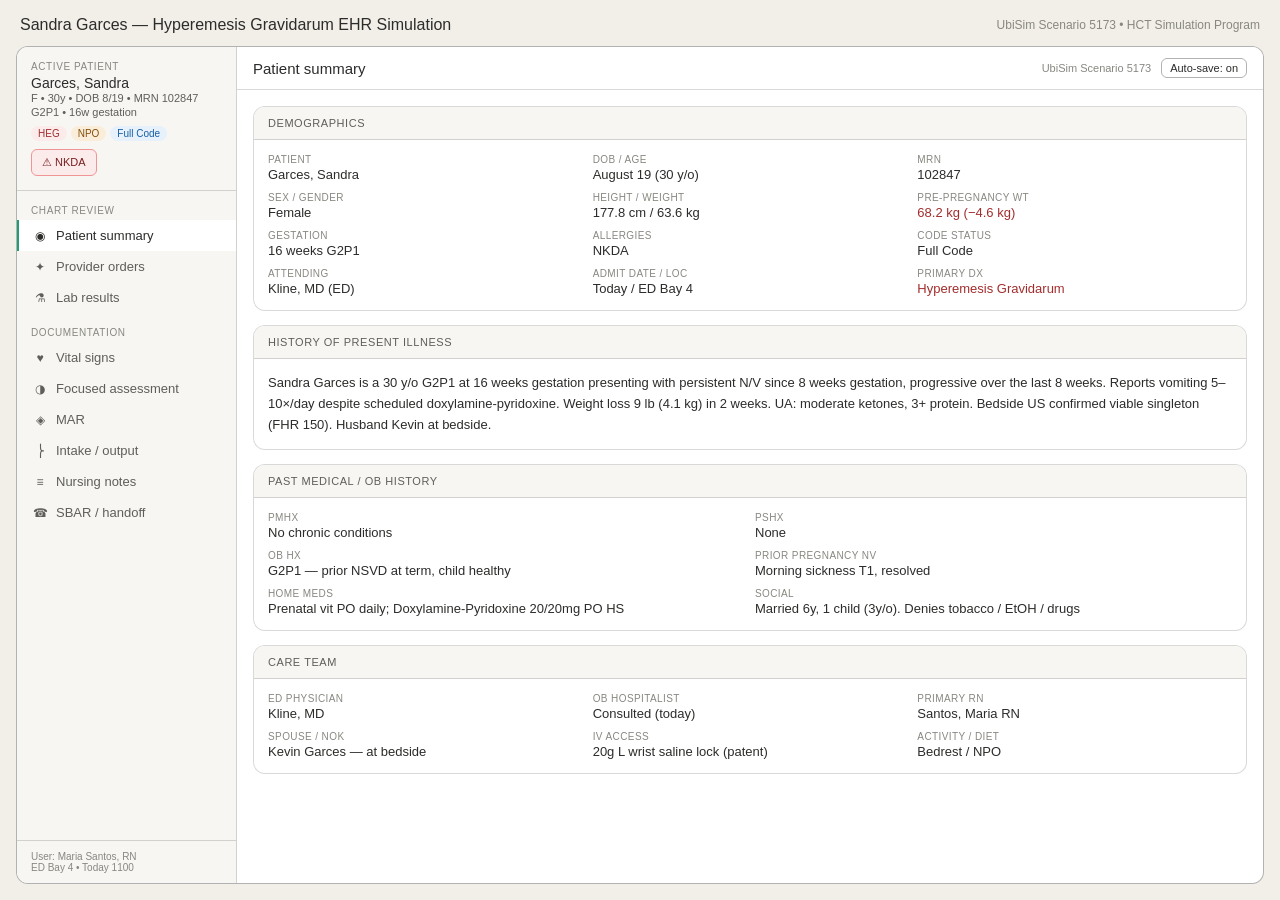
<file: heg-ehr.html>
<!DOCTYPE html>
<html lang="en">
<head>
<meta charset="UTF-8">
<meta name="viewport" content="width=device-width, initial-scale=1.0">
<title>Sandra Garces — HEG EHR Simulation</title>
<style>
:root {
  --color-background-primary: #ffffff;
  --color-background-secondary: #f7f6f3;
  --color-background-tertiary: #f1efe8;
  --color-background-info: #E6F1FB;
  --color-background-danger: #FCEBEB;
  --color-background-success: #EAF3DE;
  --color-background-warning: #FAEEDA;
  --color-text-primary: #2c2c2a;
  --color-text-secondary: #5f5e5a;
  --color-text-tertiary: #888780;
  --color-text-info: #185FA5;
  --color-text-danger: #A32D2D;
  --color-text-success: #3B6D11;
  --color-text-warning: #854F0B;
  --color-border-primary: rgba(0,0,0,0.4);
  --color-border-secondary: rgba(0,0,0,0.3);
  --color-border-tertiary: rgba(0,0,0,0.15);
  --font-sans: -apple-system, BlinkMacSystemFont, "Segoe UI", "Helvetica Neue", Arial, sans-serif;
  --font-serif: Georgia, "Times New Roman", serif;
  --font-mono: "SF Mono", Monaco, "Cascadia Code", "Roboto Mono", Consolas, monospace;
  --border-radius-md: 8px;
  --border-radius-lg: 12px;
  --border-radius-xl: 16px;
}

@media (prefers-color-scheme: dark) {
  :root {
    --color-background-primary: #1a1a1a;
    --color-background-secondary: #242422;
    --color-background-tertiary: #2c2c2a;
    --color-text-primary: #f1efe8;
    --color-text-secondary: #b4b2a9;
    --color-text-tertiary: #888780;
    --color-border-primary: rgba(255,255,255,0.4);
    --color-border-secondary: rgba(255,255,255,0.25);
    --color-border-tertiary: rgba(255,255,255,0.12);
  }
}

* { box-sizing: border-box; margin: 0; padding: 0; }

html, body {
  height: 100%;
  font-family: var(--font-sans);
  background: var(--color-background-tertiary);
  color: var(--color-text-primary);
  overflow: hidden;
}

body {
  display: flex;
  flex-direction: column;
  padding: 16px;
}

.page-header {
  display: flex;
  justify-content: space-between;
  align-items: center;
  padding: 0 4px 12px;
  flex-shrink: 0;
}

.page-header h1 {
  font-size: 16px;
  font-weight: 500;
  color: var(--color-text-primary);
}

.page-header .meta {
  font-size: 12px;
  color: var(--color-text-tertiary);
}

.ehr {
  display: flex;
  flex: 1;
  min-height: 0;
  border: 0.5px solid var(--color-border-secondary);
  border-radius: var(--border-radius-lg);
  overflow: hidden;
  background: var(--color-background-primary);
}

.sb { width: 220px; min-width: 220px; background: var(--color-background-secondary); border-right: 0.5px solid var(--color-border-tertiary); display: flex; flex-direction: column; overflow: hidden; }
.sb-h { padding: 14px; border-bottom: 0.5px solid var(--color-border-tertiary); }
.sb-h .lbl { font-size: 10px; color: var(--color-text-tertiary); text-transform: uppercase; letter-spacing: 0.06em; }
.sb-h .nm { font-size: 14px; font-weight: 500; color: var(--color-text-primary); margin-top: 3px; }
.sb-h .sub { font-size: 11px; color: var(--color-text-secondary); margin-top: 1px; }
.sb-h .ch { display: flex; gap: 4px; flex-wrap: wrap; margin-top: 8px; }

.b { font-size: 10px; padding: 2px 7px; border-radius: 20px; font-weight: 500; }
.b-w { background: #FAEEDA; color: #854F0B; }
.b-i { background: #E6F1FB; color: #185FA5; }
.b-r { background: #FCEBEB; color: #A32D2D; }
.b-g { background: #EAF3DE; color: #3B6D11; }

.sb-nav { flex: 1; overflow-y: auto; }
.gp { font-size: 10px; color: var(--color-text-tertiary); text-transform: uppercase; letter-spacing: 0.06em; padding: 14px 14px 4px; font-weight: 500; }

.ni { display: flex; align-items: center; gap: 9px; padding: 8px 14px; cursor: pointer; font-size: 13px; color: var(--color-text-secondary); border-left: 2px solid transparent; transition: background 0.15s, color 0.15s, border-color 0.15s; }
.ni:hover { background: var(--color-background-primary); color: var(--color-text-primary); }
.ni.act { background: var(--color-background-primary); color: var(--color-text-primary); font-weight: 500; border-left-color: #1D9E75; }
.ni .ic { width: 14px; text-align: center; font-size: 12px; }

.mn { flex: 1; display: flex; flex-direction: column; overflow: hidden; min-width: 0; }
.tb { display: flex; align-items: center; gap: 10px; padding: 11px 16px; border-bottom: 0.5px solid var(--color-border-tertiary); background: var(--color-background-primary); flex-shrink: 0; }
.tb-t { font-size: 15px; font-weight: 500; flex: 1; color: var(--color-text-primary); }
.tb-meta { font-size: 11px; color: var(--color-text-tertiary); }
.cn { flex: 1; overflow-y: auto; padding: 16px; animation: fadeIn 0.2s ease; }

@keyframes fadeIn { from { opacity: 0; transform: translateY(4px); } to { opacity: 1; transform: translateY(0); } }

.cd { background: var(--color-background-primary); border: 0.5px solid var(--color-border-tertiary); border-radius: var(--border-radius-lg); overflow: hidden; margin-bottom: 14px; }
.ch2 { padding: 10px 14px; background: var(--color-background-secondary); border-bottom: 0.5px solid var(--color-border-tertiary); display: flex; align-items: center; gap: 10px; }
.ch2 h3 { font-size: 11px; font-weight: 500; color: var(--color-text-secondary); text-transform: uppercase; letter-spacing: 0.05em; }
.cb { padding: 14px; }

.gr2 { display: grid; grid-template-columns: 1fr 1fr; gap: 10px; }
.gr3 { display: grid; grid-template-columns: 1fr 1fr 1fr; gap: 10px; }
.fld { display: flex; flex-direction: column; gap: 2px; }
.fl { font-size: 10px; color: var(--color-text-tertiary); text-transform: uppercase; letter-spacing: 0.04em; }
.fv { font-size: 13px; color: var(--color-text-primary); }
.fv.abn { color: #A32D2D; font-weight: 500; }
.fv.lo { color: #854F0B; font-weight: 500; }

.tbl { width: 100%; font-size: 12px; border-collapse: collapse; }
.tbl th { text-align: left; font-size: 10px; font-weight: 500; color: var(--color-text-tertiary); text-transform: uppercase; letter-spacing: 0.04em; padding: 0 8px 6px 0; border-bottom: 0.5px solid var(--color-border-tertiary); }
.tbl td { padding: 7px 8px 7px 0; border-bottom: 0.5px solid var(--color-border-tertiary); vertical-align: top; color: var(--color-text-primary); }
.tbl tr:last-child td { border-bottom: none; }
.tbl input, .tbl select, .tbl textarea { font-size: 12px; padding: 4px 6px; width: 100%; border: 0.5px solid var(--color-border-tertiary); border-radius: 4px; background: transparent; font-family: inherit; color: var(--color-text-primary); }
.tbl input:focus, .tbl select:focus, .tbl textarea:focus { outline: none; border-color: #1D9E75; box-shadow: 0 0 0 2px rgba(29,158,117,0.15); }

.btn { font-size: 12px; padding: 6px 12px; border: 0.5px solid var(--color-border-secondary); border-radius: 6px; background: transparent; cursor: pointer; color: var(--color-text-primary); font-family: inherit; transition: background 0.15s, transform 0.1s; }
.btn:hover { background: var(--color-background-secondary); }
.btn:active { transform: scale(0.97); }
.btn-p { background: #1D9E75; color: #fff; border-color: #1D9E75; }
.btn-p:hover { background: #0F6E56; }
.btn-d { color: #A32D2D; border-color: rgba(163,45,45,0.3); }
.btn-d:hover { background: #FCEBEB; }
.btn-sm { font-size: 11px; padding: 3px 8px; }

.bn { background: #FAEEDA; border: 0.5px solid #EF9F27; border-radius: 6px; padding: 9px 12px; font-size: 12px; color: #633806; display: flex; gap: 8px; align-items: flex-start; margin-bottom: 12px; }
.bn-i { background: #E6F1FB; border-color: #378ADD; color: #0C447C; }
.bn-r { background: #FCEBEB; border-color: #E24B4A; color: #791F1F; }
.bn .ic { flex-shrink: 0; font-weight: 600; }

.med-row { display: grid; grid-template-columns: 1.5fr 1.6fr 1fr 1.2fr 1fr; gap: 8px; padding: 9px 0; border-bottom: 0.5px solid var(--color-border-tertiary); align-items: center; font-size: 12px; }
.med-row:last-child { border-bottom: none; }
.med-name { font-weight: 500; color: var(--color-text-primary); }
.med-name .sub { font-size: 11px; font-weight: 400; color: var(--color-text-secondary); display: block; margin-top: 1px; }
.med-tag { display: inline-block; font-size: 9px; padding: 1px 5px; border-radius: 3px; font-weight: 500; margin-left: 4px; }
.tag-stat { background: #FCEBEB; color: #A32D2D; }
.tag-sch { background: #E6F1FB; color: #185FA5; }
.tag-prn { background: #FAEEDA; color: #854F0B; }
.tag-home { background: #F1EFE8; color: #5F5E5A; }

.st-pill { font-size: 10px; padding: 2px 7px; border-radius: 20px; text-align: center; font-weight: 500; display: inline-block; }
.st-given { background: #EAF3DE; color: #3B6D11; }
.st-held { background: #FAEEDA; color: #854F0B; }
.st-ng { background: #FCEBEB; color: #A32D2D; }
.st-pend { background: #F1EFE8; color: #5F5E5A; }

.med-actions { display: flex; gap: 3px; flex-wrap: wrap; }
.med-actions button { font-size: 10px; padding: 3px 6px; border: 0.5px solid var(--color-border-tertiary); background: transparent; border-radius: 4px; cursor: pointer; color: var(--color-text-secondary); font-family: inherit; transition: all 0.15s; }
.med-actions button:hover { background: var(--color-background-secondary); }
.med-actions button.act-given.sel { background: #1D9E75; color: #fff; border-color: #1D9E75; }
.med-actions button.act-held.sel { background: #EF9F27; color: #fff; border-color: #EF9F27; }
.med-actions button.act-ng.sel { background: #E24B4A; color: #fff; border-color: #E24B4A; }

.note { background: var(--color-background-secondary); border: 0.5px solid var(--color-border-tertiary); border-radius: 8px; padding: 11px; margin-bottom: 10px; }
.note-h { display: flex; justify-content: space-between; font-size: 11px; color: var(--color-text-tertiary); margin-bottom: 6px; }
.note-typ { font-weight: 500; color: var(--color-text-secondary); }
.note-b { font-size: 13px; color: var(--color-text-primary); line-height: 1.6; white-space: pre-wrap; }

.sbar-tag { display: inline-block; font-size: 10px; font-weight: 500; padding: 1px 5px; border-radius: 3px; margin-right: 4px; }
.sb-s { background: #EEEDFE; color: #3C3489; }
.sb-b { background: #E6F1FB; color: #0C447C; }
.sb-a { background: #FCEBEB; color: #791F1F; }
.sb-r { background: #EAF3DE; color: #27500A; }

input, select, textarea { font-family: inherit; color: var(--color-text-primary); }

.fm-rw { display: grid; grid-template-columns: 140px 1fr; gap: 10px; align-items: start; margin-bottom: 10px; }
.fm-l { font-size: 12px; color: var(--color-text-secondary); padding-top: 6px; font-weight: 500; }
.fm-i input, .fm-i select, .fm-i textarea { width: 100%; padding: 7px 9px; border: 0.5px solid var(--color-border-tertiary); border-radius: 6px; font-size: 13px; background: transparent; font-family: inherit; color: var(--color-text-primary); transition: border-color 0.15s, box-shadow 0.15s; }
.fm-i textarea { resize: vertical; min-height: 70px; line-height: 1.5; }
.fm-i input:focus, .fm-i select:focus, .fm-i textarea:focus { outline: none; border-color: #1D9E75; box-shadow: 0 0 0 2px rgba(29,158,117,0.15); }

.fm-rw3 { display: grid; grid-template-columns: repeat(4, 1fr); gap: 8px; margin-bottom: 10px; }
.fm-rw3 > div > label { display: block; margin-bottom: 4px; }
.fm-rw3 > div > input, .fm-rw3 > div > select { width: 100%; padding: 7px 9px; border: 0.5px solid var(--color-border-tertiary); border-radius: 6px; font-size: 13px; background: transparent; font-family: inherit; color: var(--color-text-primary); }
.fm-rw3 > div > input:focus, .fm-rw3 > div > select:focus { outline: none; border-color: #1D9E75; box-shadow: 0 0 0 2px rgba(29,158,117,0.15); }

.io-grid { display: grid; grid-template-columns: repeat(3, 1fr); gap: 10px; margin-bottom: 12px; }
.io-card { background: var(--color-background-secondary); border-radius: 6px; padding: 9px; text-align: center; }
.io-card .v { font-size: 18px; font-weight: 500; }
.io-card .l { font-size: 10px; color: var(--color-text-tertiary); text-transform: uppercase; margin-top: 2px; }

.toast { position: fixed; bottom: 20px; right: 20px; background: #1D9E75; color: #fff; padding: 9px 14px; border-radius: 6px; font-size: 12px; font-weight: 500; z-index: 100; opacity: 0; pointer-events: none; transition: opacity 0.25s, transform 0.25s; transform: translateY(8px); }
.toast.show { opacity: 1; transform: translateY(0); }

.shdr { font-size: 13px; font-weight: 500; color: var(--color-text-primary); margin: 14px 0 8px; padding-bottom: 5px; border-bottom: 0.5px solid var(--color-border-tertiary); }
.alergy { background: #FCEBEB; border: 0.5px solid #F09595; color: #791F1F; padding: 6px 10px; border-radius: 6px; font-size: 11px; font-weight: 500; display: inline-block; }

.assess-grid { display: grid; grid-template-columns: 160px 1fr; gap: 8px; font-size: 12px; margin-bottom: 8px; align-items: center; }
.assess-grid .l { color: var(--color-text-secondary); }
.assess-grid select, .assess-grid input { padding: 6px 9px; border: 0.5px solid var(--color-border-tertiary); border-radius: 5px; background: transparent; font-size: 12px; font-family: inherit; color: var(--color-text-primary); }
.assess-grid select:focus, .assess-grid input:focus { outline: none; border-color: #1D9E75; box-shadow: 0 0 0 2px rgba(29,158,117,0.15); }

.sb-foot { padding: 10px 14px; border-top: 0.5px solid var(--color-border-tertiary); font-size: 10px; color: var(--color-text-tertiary); }
</style>
</head>
<body>
<div class="page-header">
  <h1>Sandra Garces &mdash; Hyperemesis Gravidarum EHR Simulation</h1>
  <span class="meta">UbiSim Scenario 5173 &bull; HCT Simulation Program</span>
</div>

<div class="ehr">
  <div class="sb">
    <div class="sb-h">
      <div class="lbl">Active patient</div>
      <div class="nm">Garces, Sandra</div>
      <div class="sub">F &bull; 30y &bull; DOB 8/19 &bull; MRN 102847</div>
      <div class="sub" style="margin-top:2px;">G2P1 &bull; 16w gestation</div>
      <div class="ch">
        <span class="b b-r">HEG</span>
        <span class="b b-w">NPO</span>
        <span class="b b-i">Full Code</span>
      </div>
      <div style="margin-top:8px;"><span class="alergy">&#9888; NKDA</span></div>
    </div>
    <div class="sb-nav">
      <div class="gp">Chart review</div>
      <div class="ni act" data-tab="summary"><span class="ic">&#9673;</span> Patient summary</div>
      <div class="ni" data-tab="orders"><span class="ic">&#10022;</span> Provider orders</div>
      <div class="ni" data-tab="labs"><span class="ic">&#9879;</span> Lab results</div>
      <div class="gp">Documentation</div>
      <div class="ni" data-tab="vitals"><span class="ic">&#9829;</span> Vital signs</div>
      <div class="ni" data-tab="assess"><span class="ic">&#9681;</span> Focused assessment</div>
      <div class="ni" data-tab="meds"><span class="ic">&#9672;</span> MAR</div>
      <div class="ni" data-tab="io"><span class="ic">&#9132;</span> Intake / output</div>
      <div class="ni" data-tab="notes"><span class="ic">&equiv;</span> Nursing notes</div>
      <div class="ni" data-tab="sbar"><span class="ic">&#9742;</span> SBAR / handoff</div>
    </div>
    <div class="sb-foot">User: Maria Santos, RN<br>ED Bay 4 &bull; Today 1100</div>
  </div>

  <div class="mn">
    <div class="tb">
      <div class="tb-t" id="ttl">Patient summary</div>
      <span class="tb-meta">UbiSim Scenario 5173</span>
      <button class="btn btn-sm" id="autosave-btn">Auto-save: on</button>
    </div>
    <div class="cn" id="cnt"></div>
  </div>
</div>

<div class="toast" id="tst">Saved</div>

<script>
const state = {
  vitals: [
    {t:'10:50',hr:100,bps:102,bpd:60,rr:18,tmp:98.8,spo2:98,fhr:150,note:'Triage VS',by:'Triage RN'}
  ],
  io: [
    {t:'10:50',type:'Emesis',amt:0,route:'',by:'Triage RN'}
  ],
  meds: {
    lr_mvi: {st:'pending',time:'',note:''},
    thiamine: {st:'pending',time:'',note:''},
    d5_kcl: {st:'pending',time:'',note:''},
    ondansetron: {st:'pending',time:'',note:''},
    prenatal: {st:'held',time:'',note:'NPO — held'},
    doxy: {st:'held',time:'',note:'NPO — held'}
  },
  notes: [],
  assess: {
    loc:'',gen:'',cv:'',resp:'',gi:'',gu:'',skin:'',mucous:'',crt:'',fhr:'',fundal:'',pain:'',psych:''
  },
  sbar: {s:'',b:'',a:'',r:''},
  curTab:'summary'
};

// Persist state in localStorage so the user's work survives page reloads
const STORAGE_KEY = 'heg_ehr_v1';
try {
  const saved = localStorage.getItem(STORAGE_KEY);
  if (saved) {
    const parsed = JSON.parse(saved);
    Object.assign(state, parsed);
  }
} catch(e){}

function persist(){
  try { localStorage.setItem(STORAGE_KEY, JSON.stringify(state)); } catch(e){}
}

document.getElementById('autosave-btn').addEventListener('click', () => {
  if (confirm('Reset all charting and start fresh? This cannot be undone.')) {
    localStorage.removeItem(STORAGE_KEY);
    location.reload();
  }
});

function toast(msg){
  const t=document.getElementById('tst');
  t.textContent=msg;
  t.classList.add('show');
  setTimeout(()=>t.classList.remove('show'),1600);
}

const titles = {
  summary:'Patient summary',orders:'Provider orders',labs:'Lab results',
  vitals:'Vital signs flowsheet',assess:'Focused antepartum assessment',
  meds:'Medication administration record',io:'Intake & output',
  notes:'Nursing notes',sbar:'SBAR / provider handoff'
};

function showTab(t){
  state.curTab=t;
  document.querySelectorAll('.ni').forEach(el=>el.classList.toggle('act',el.dataset.tab===t));
  document.getElementById('ttl').textContent=titles[t];
  const renderers={summary:rSummary,orders:rOrders,labs:rLabs,vitals:rVitals,assess:rAssess,meds:rMeds,io:rIO,notes:rNotes,sbar:rSBAR};
  document.getElementById('cnt').innerHTML=renderers[t]();
  if(t==='vitals') hookVitals();
  if(t==='io') hookIO();
  if(t==='meds') hookMeds();
  if(t==='notes') hookNotes();
  if(t==='assess') hookAssess();
  if(t==='sbar') hookSBAR();
}

document.querySelectorAll('.ni').forEach(el=>el.addEventListener('click',()=>showTab(el.dataset.tab)));

function rSummary(){
  return `
  <div class="cd"><div class="ch2"><h3>Demographics</h3></div><div class="cb">
    <div class="gr3">
      <div class="fld"><span class="fl">Patient</span><span class="fv">Garces, Sandra</span></div>
      <div class="fld"><span class="fl">DOB / Age</span><span class="fv">August 19 (30 y/o)</span></div>
      <div class="fld"><span class="fl">MRN</span><span class="fv">102847</span></div>
      <div class="fld"><span class="fl">Sex / Gender</span><span class="fv">Female</span></div>
      <div class="fld"><span class="fl">Height / Weight</span><span class="fv">177.8 cm / 63.6 kg</span></div>
      <div class="fld"><span class="fl">Pre-pregnancy Wt</span><span class="fv abn">68.2 kg (&minus;4.6 kg)</span></div>
      <div class="fld"><span class="fl">Gestation</span><span class="fv">16 weeks G2P1</span></div>
      <div class="fld"><span class="fl">Allergies</span><span class="fv">NKDA</span></div>
      <div class="fld"><span class="fl">Code Status</span><span class="fv">Full Code</span></div>
      <div class="fld"><span class="fl">Attending</span><span class="fv">Kline, MD (ED)</span></div>
      <div class="fld"><span class="fl">Admit Date / Loc</span><span class="fv">Today / ED Bay 4</span></div>
      <div class="fld"><span class="fl">Primary Dx</span><span class="fv abn">Hyperemesis Gravidarum</span></div>
    </div>
  </div></div>

  <div class="cd"><div class="ch2"><h3>History of present illness</h3></div><div class="cb">
    <p style="font-size:13px;line-height:1.6;color:var(--color-text-primary);">Sandra Garces is a 30 y/o G2P1 at 16 weeks gestation presenting with persistent N/V since 8 weeks gestation, progressive over the last 8 weeks. Reports vomiting 5&ndash;10&times;/day despite scheduled doxylamine-pyridoxine. Weight loss 9 lb (4.1 kg) in 2 weeks. UA: moderate ketones, 3+ protein. Bedside US confirmed viable singleton (FHR 150). Husband Kevin at bedside.</p>
  </div></div>

  <div class="cd"><div class="ch2"><h3>Past medical / OB history</h3></div><div class="cb">
    <div class="gr2">
      <div class="fld"><span class="fl">PMHx</span><span class="fv">No chronic conditions</span></div>
      <div class="fld"><span class="fl">PSHx</span><span class="fv">None</span></div>
      <div class="fld"><span class="fl">OB Hx</span><span class="fv">G2P1 &mdash; prior NSVD at term, child healthy</span></div>
      <div class="fld"><span class="fl">Prior Pregnancy NV</span><span class="fv">Morning sickness T1, resolved</span></div>
      <div class="fld"><span class="fl">Home Meds</span><span class="fv">Prenatal vit PO daily; Doxylamine-Pyridoxine 20/20mg PO HS</span></div>
      <div class="fld"><span class="fl">Social</span><span class="fv">Married 6y, 1 child (3y/o). Denies tobacco / EtOH / drugs</span></div>
    </div>
  </div></div>

  <div class="cd"><div class="ch2"><h3>Care team</h3></div><div class="cb">
    <div class="gr3">
      <div class="fld"><span class="fl">ED Physician</span><span class="fv">Kline, MD</span></div>
      <div class="fld"><span class="fl">OB Hospitalist</span><span class="fv">Consulted (today)</span></div>
      <div class="fld"><span class="fl">Primary RN</span><span class="fv">Santos, Maria RN</span></div>
      <div class="fld"><span class="fl">Spouse / NOK</span><span class="fv">Kevin Garces &mdash; at bedside</span></div>
      <div class="fld"><span class="fl">IV Access</span><span class="fv">20g L wrist saline lock (patent)</span></div>
      <div class="fld"><span class="fl">Activity / Diet</span><span class="fv">Bedrest / NPO</span></div>
    </div>
  </div></div>`;
}

function rOrders(){
  const orders=[
    {cat:'General',n:'Full Code',det:'',st:'active'},
    {cat:'Nursing',n:'Continuous bedside ECG monitoring',det:'',st:'active'},
    {cat:'Nursing',n:'Vital signs with SpO2 q1h',det:'or more frequently for changes',st:'active'},
    {cat:'Nursing',n:'Hourly intake and output',det:'',st:'active'},
    {cat:'Nursing',n:'Daily weights',det:'',st:'active'},
    {cat:'Nursing',n:'Doppler FHR check x1',det:'',st:'completed'},
    {cat:'Activity',n:'Bedrest',det:'',st:'active'},
    {cat:'Diet',n:'NPO',det:'Nothing by mouth',st:'active'},
    {cat:'Resp',n:'O2 to maintain SpO2 > 92%',det:'PRN',st:'active'},
    {cat:'Notify MD',n:'Notify provider',det:'change in condition; UO < 120 mL/4h; abnormal VS or labs; bleeding/abd pain/membrane rupture',st:'active'},
    {cat:'Lab',n:'CBC, STAT',det:'',st:'pending'},
    {cat:'Lab',n:'CMP, STAT',det:'',st:'pending'},
    {cat:'Lab',n:'Magnesium, STAT',det:'',st:'pending'},
    {cat:'Lab',n:'Phosphorous, STAT',det:'',st:'pending'},
    {cat:'Lab',n:'Amylase, STAT',det:'',st:'pending'},
    {cat:'Lab',n:'Lipase, STAT',det:'',st:'pending'},
    {cat:'Lab',n:'Thyroid panel + TSH',det:'due 1100',st:'pending'},
    {cat:'Med',n:"LR with MVI 1L IV bolus @ 500 mL/hr x2h",det:'STAT scheduled',st:'pending'},
    {cat:'Med',n:'Thiamine 100 mg IV push',det:'over 5 min, once daily',st:'pending'},
    {cat:'Med',n:'D5 0.45% NaCl + 20 mEq KCl @ 150 mL/hr',det:'continuous, after bolus complete',st:'pending'},
    {cat:'Med',n:'Ondansetron 4 mg IV push q8h',det:'PRN nausea/vomiting',st:'pending'},
  ];
  let h=`<div class="bn bn-i"><span class="ic">&#8505;</span><span>Orders entered by Dr. Kline at 11:00. Pending labs and medications must be implemented per scenario priorities. Document execution in MAR and Lab tabs.</span></div>
  <table class="tbl"><tr><th>Category</th><th>Order</th><th>Detail</th><th>Status</th></tr>`;
  orders.forEach(o=>{
    const tag=o.st==='completed'?'<span class="b b-g">Completed</span>':o.st==='pending'?'<span class="b b-w">Pending</span>':'<span class="b b-i">Active</span>';
    h+=`<tr><td>${o.cat}</td><td><strong style="font-weight:500;">${o.n}</strong></td><td style="color:var(--color-text-secondary)">${o.det||'&mdash;'}</td><td>${tag}</td></tr>`;
  });
  h+=`</table>`;
  return `<div class="cd"><div class="ch2"><h3>Active provider orders &mdash; Dr. Kline</h3><span style="font-size:11px;color:var(--color-text-tertiary);margin-left:auto;">Entered today @ 1100</span></div><div class="cb">${h}</div></div>`;
}

function rLabs(){
  return `
  <div class="cd"><div class="ch2"><h3>Urinalysis &mdash; today, from OB/GYN office</h3></div><div class="cb">
    <table class="tbl">
      <tr><th>Test</th><th>Result</th><th>Reference</th></tr>
      <tr><td>Color / Clarity</td><td>Yellow / Clear</td><td>Yellow / Clear</td></tr>
      <tr><td>Specific Gravity</td><td><strong style="color:#A32D2D;font-weight:500;">1.028</strong></td><td>1.005 &ndash; 1.025</td></tr>
      <tr><td>pH</td><td>7.8</td><td>4.5 &ndash; 8.0</td></tr>
      <tr><td>Glucose</td><td>Negative</td><td>Negative</td></tr>
      <tr><td>Ketones</td><td><strong style="color:#A32D2D;font-weight:500;">Moderate</strong></td><td>None</td></tr>
      <tr><td>Protein</td><td><strong style="color:#A32D2D;font-weight:500;">3+</strong></td><td>Negative</td></tr>
      <tr><td>Nitrites / Leuk Esterase</td><td>Negative</td><td>Negative</td></tr>
      <tr><td>RBC / WBC</td><td>0 / 0</td><td>&le;2 / &le;2-5 hpf</td></tr>
    </table>
  </div></div>

  <div class="cd"><div class="ch2"><h3>Prenatal labs (8 wks gestation, OB/GYN faxed)</h3></div><div class="cb">
    <table class="tbl">
      <tr><th>Test</th><th>Result</th><th>Reference</th></tr>
      <tr><td>Blood Type / Rh</td><td>A / Rh-Negative</td><td>&mdash;</td></tr>
      <tr><td>RPR</td><td>Non-reactive</td><td>Non-reactive</td></tr>
      <tr><td>Chlamydia</td><td>Negative</td><td>Negative</td></tr>
      <tr><td>HBsAg / HIV</td><td>Negative / Negative</td><td>Negative</td></tr>
      <tr><td>Rubella / Varicella</td><td>Immune / Immune</td><td>Immune</td></tr>
    </table>
  </div></div>

  <div class="cd"><div class="ch2"><h3>STAT labs &mdash; ordered, awaiting results</h3></div><div class="cb">
    <div class="bn"><span class="ic">&#9203;</span><span>Specimen collection pending. After draw, document collection time in nursing notes and send to lab.</span></div>
    <table class="tbl">
      <tr><th>Panel</th><th>Status</th><th>Collected</th><th>Resulted</th></tr>
      <tr><td>CBC</td><td><span class="b b-w">Pending</span></td><td>&mdash;</td><td>&mdash;</td></tr>
      <tr><td>CMP</td><td><span class="b b-w">Pending</span></td><td>&mdash;</td><td>&mdash;</td></tr>
      <tr><td>Magnesium</td><td><span class="b b-w">Pending</span></td><td>&mdash;</td><td>&mdash;</td></tr>
      <tr><td>Phosphorous</td><td><span class="b b-w">Pending</span></td><td>&mdash;</td><td>&mdash;</td></tr>
      <tr><td>Amylase / Lipase</td><td><span class="b b-w">Pending</span></td><td>&mdash;</td><td>&mdash;</td></tr>
      <tr><td>Thyroid + TSH</td><td><span class="b b-w">Pending</span></td><td>&mdash;</td><td>&mdash;</td></tr>
    </table>
  </div></div>

  <div class="cd"><div class="ch2"><h3>Bedside ultrasound &mdash; today, OB hospitalist</h3></div><div class="cb">
    <div class="gr2">
      <div class="fld"><span class="fl">Gestational Age</span><span class="fv">16 weeks (confirmed)</span></div>
      <div class="fld"><span class="fl">Fetal Heart Rate</span><span class="fv" style="color:#3B6D11">150 bpm</span></div>
      <div class="fld"><span class="fl">Multiple Gestation</span><span class="fv">No</span></div>
      <div class="fld"><span class="fl">Trophoblastic Disease</span><span class="fv">No</span></div>
      <div class="fld"><span class="fl">Uterine Contractions</span><span class="fv">None observed</span></div>
      <div class="fld"><span class="fl">Vaginal Bleeding</span><span class="fv">None observed</span></div>
    </div>
  </div></div>`;
}

function rVitals(){
  let rows='';
  state.vitals.forEach((v,i)=>{
    const hrCls=v.hr>=100||v.hr<60?'fv abn':'fv';
    const bpCls=v.bps<=100||v.bpd<=60?'fv lo':'fv';
    const spoCls=v.spo2<92?'fv abn':'fv';
    rows+=`<tr>
      <td>${v.t}</td>
      <td><span class="${hrCls}">${v.hr}</span></td>
      <td><span class="${bpCls}">${v.bps}/${v.bpd}</span></td>
      <td>${v.rr}</td>
      <td>${v.tmp}&deg;F</td>
      <td><span class="${spoCls}">${v.spo2}%</span></td>
      <td>${v.fhr||'&mdash;'}</td>
      <td style="font-size:11px;color:var(--color-text-secondary)">${v.note||''}</td>
      <td style="font-size:11px;color:var(--color-text-secondary)">${v.by||''}</td>
      ${i===0?'<td>&mdash;</td>':`<td><button class="btn btn-sm btn-d" data-vital-del="${i}">&times;</button></td>`}
    </tr>`;
  });
  return `
  <div class="cd"><div class="ch2"><h3>Vital signs flowsheet</h3><span style="font-size:11px;color:var(--color-text-tertiary);margin-left:auto">Per orders: q1h or PRN</span></div><div class="cb">
    <div class="bn bn-i"><span class="ic">&#8505;</span><span>Patient at risk for dehydration. Reassess after every intervention. Notify provider if HR &gt; 110, SBP &lt; 90, or SpO2 &lt; 92%.</span></div>
    <table class="tbl">
      <tr><th>Time</th><th>HR</th><th>BP</th><th>RR</th><th>Temp</th><th>SpO2</th><th>FHR</th><th>Note</th><th>By</th><th></th></tr>
      ${rows}
    </table>
  </div></div>

  <div class="cd"><div class="ch2"><h3>Add new vital signs entry</h3></div><div class="cb">
    <div class="fm-rw3">
      <div><label class="fl">Time</label><input id="vt-t" type="time" value="${currentTime()}"></div>
      <div><label class="fl">HR (bpm)</label><input id="vt-hr" type="number" placeholder="e.g. 96"></div>
      <div><label class="fl">BP systolic</label><input id="vt-bps" type="number" placeholder="e.g. 108"></div>
      <div><label class="fl">BP diastolic</label><input id="vt-bpd" type="number" placeholder="e.g. 68"></div>
    </div>
    <div class="fm-rw3">
      <div><label class="fl">RR (br/min)</label><input id="vt-rr" type="number" placeholder="e.g. 16"></div>
      <div><label class="fl">Temp (&deg;F)</label><input id="vt-tmp" type="number" step="0.1" placeholder="e.g. 98.6"></div>
      <div><label class="fl">SpO2 (%)</label><input id="vt-spo2" type="number" placeholder="e.g. 99"></div>
      <div><label class="fl">FHR (bpm)</label><input id="vt-fhr" type="number" placeholder="e.g. 150"></div>
    </div>
    <div class="fm-rw"><div class="fm-l">Note</div><div class="fm-i"><input id="vt-note" type="text" placeholder="e.g. Post LR bolus reassessment"></div></div>
    <div style="display:flex;gap:8px;justify-content:flex-end;"><button class="btn btn-p" id="vt-save">Add to flowsheet</button></div>
  </div></div>

  <div class="cd"><div class="ch2"><h3>Trend graph (HR / SBP)</h3></div><div class="cb">
    <svg viewBox="0 0 600 160" style="width:100%;max-height:160px" id="vital-svg">
      ${vitalChart()}
    </svg>
  </div></div>`;
}

function vitalChart(){
  if(state.vitals.length<1) return '<text x="300" y="80" text-anchor="middle" style="font-size:12px;fill:var(--color-text-tertiary)">No data</text>';
  const w=580,h=130,px=15,py=15;
  const xs=state.vitals.map((_,i)=>px+(state.vitals.length===1?w/2:i*(w-px*2)/(state.vitals.length-1)));
  const hr=state.vitals.map(v=>v.hr);
  const sbp=state.vitals.map(v=>v.bps);
  const lo=Math.min(...hr,...sbp,60),hi=Math.max(...hr,...sbp,140);
  const sy=v=>py+h-((v-lo)/(hi-lo))*h;
  const hrPath=xs.map((x,i)=>`${i===0?'M':'L'}${x.toFixed(1)},${sy(hr[i]).toFixed(1)}`).join(' ');
  const sbpPath=xs.map((x,i)=>`${i===0?'M':'L'}${x.toFixed(1)},${sy(sbp[i]).toFixed(1)}`).join(' ');
  const labels=state.vitals.map((v,i)=>`<text x="${xs[i]}" y="${h+py+12}" text-anchor="middle" style="font-size:10px;fill:var(--color-text-tertiary)">${v.t}</text>`).join('');
  const hrDots=xs.map((x,i)=>`<circle cx="${x}" cy="${sy(hr[i])}" r="3" fill="#A32D2D"/>`).join('');
  const sbpDots=xs.map((x,i)=>`<circle cx="${x}" cy="${sy(sbp[i])}" r="3" fill="#185FA5"/>`).join('');
  return `
    <line x1="${px}" y1="${py+h}" x2="${px+w}" y2="${py+h}" stroke="var(--color-border-tertiary)" stroke-width="0.5"/>
    <path d="${hrPath}" stroke="#A32D2D" stroke-width="1.5" fill="none"/>${hrDots}
    <path d="${sbpPath}" stroke="#185FA5" stroke-width="1.5" fill="none"/>${sbpDots}
    ${labels}
    <g transform="translate(${px+w-110},${py})">
      <circle cx="0" cy="6" r="3" fill="#A32D2D"/><text x="8" y="9" style="font-size:10px;fill:var(--color-text-secondary)">HR</text>
      <circle cx="40" cy="6" r="3" fill="#185FA5"/><text x="48" y="9" style="font-size:10px;fill:var(--color-text-secondary)">SBP</text>
    </g>`;
}

function currentTime(){const d=new Date();return d.toTimeString().slice(0,5);}

function hookVitals(){
  document.getElementById('vt-save').addEventListener('click',()=>{
    const t=document.getElementById('vt-t').value;
    const hr=+document.getElementById('vt-hr').value;
    const bps=+document.getElementById('vt-bps').value;
    const bpd=+document.getElementById('vt-bpd').value;
    const rr=+document.getElementById('vt-rr').value;
    const tmp=parseFloat(document.getElementById('vt-tmp').value);
    const spo2=+document.getElementById('vt-spo2').value;
    const fhr=+document.getElementById('vt-fhr').value;
    const note=document.getElementById('vt-note').value.trim();
    if(!t||!hr||!bps||!bpd){toast('Time, HR, BP required');return;}
    state.vitals.push({t,hr,bps,bpd,rr:rr||'',tmp:tmp||'',spo2:spo2||'',fhr:fhr||'',note,by:'Santos, M RN'});
    state.vitals.sort((a,b)=>a.t.localeCompare(b.t));
    persist();
    toast('Vital signs added');
    showTab('vitals');
  });
  document.querySelectorAll('[data-vital-del]').forEach(b=>b.addEventListener('click',e=>{
    state.vitals.splice(+e.target.dataset.vitalDel,1);
    persist();
    showTab('vitals');
    toast('Entry removed');
  }));
}

function rAssess(){
  const a=state.assess;
  const sel=(id,...arr)=>`<select id="as-${id}"><option value="">&mdash; select &mdash;</option>${arr.map(o=>`<option value="${o}" ${a[id]===o?'selected':''}>${o}</option>`).join('')}</select>`;
  const txt=(id,p)=>`<input id="as-${id}" type="text" placeholder="${p}" value="${a[id]||''}">`;
  return `
  <div class="cd"><div class="ch2"><h3>Focused antepartum assessment</h3></div><div class="cb">
    <div class="bn bn-i"><span class="ic">&#8505;</span><span>Complete on initial encounter and at each reassessment. Use clinical judgment to identify HEG-related dehydration and Wernicke risk cues.</span></div>

    <div class="shdr">Neuro / general</div>
    <div class="assess-grid"><span class="l">Level of consciousness</span>${sel('loc','Alert and oriented x4','Alert and oriented x3','Lethargic','Confused')}</div>
    <div class="assess-grid"><span class="l">General appearance</span>${sel('gen','WNL — comfortable','Anxious','Pale','Diaphoretic','Retching / Uncomfortable','Fatigued')}</div>
    <div class="assess-grid"><span class="l">Pain (0-10)</span>${txt('pain','e.g. 4/10 epigastric')}</div>

    <div class="shdr">Cardiovascular</div>
    <div class="assess-grid"><span class="l">Heart sounds</span>${sel('cv','S1 S2 regular','Tachycardia','Murmur','Irregular')}</div>
    <div class="assess-grid"><span class="l">Capillary refill</span>${sel('crt','< 2 seconds','2-3 seconds','> 3 seconds (sluggish)')}</div>

    <div class="shdr">Respiratory</div>
    <div class="assess-grid"><span class="l">Lung sounds</span>${sel('resp','Clear bilaterally','Diminished','Wheezes','Crackles')}</div>

    <div class="shdr">GI / OB</div>
    <div class="assess-grid"><span class="l">Abdomen</span>${sel('gi','Soft, non-tender, BS+','Tender on palpation','Distended','Rigid')}</div>
    <div class="assess-grid"><span class="l">Fundal palpation</span>${sel('fundal','Below umbilicus (16w appropriate)','At umbilicus','Above umbilicus','Not assessed')}</div>
    <div class="assess-grid"><span class="l">Mucous membranes</span>${sel('mucous','Pink, moist','Dry','Pale','Cracked')}</div>
    <div class="assess-grid"><span class="l">Skin turgor / color</span>${sel('skin','Elastic, pink, warm','Decreased turgor / dry','Pale','Cool')}</div>

    <div class="shdr">GU</div>
    <div class="assess-grid"><span class="l">Voiding</span>${sel('gu','Voiding clear amber, adequate','Concentrated dark urine','Decreased output','Per Foley','Has not voided')}</div>

    <div class="shdr">Fetal</div>
    <div class="assess-grid"><span class="l">Doppler FHR</span>${txt('fhr','e.g. 150 bpm, regular')}</div>

    <div class="shdr">Psychosocial</div>
    <div class="assess-grid"><span class="l">Mood / coping</span>${sel('psych','Calm','Anxious about pregnancy','Tearful','Family at bedside, supportive')}</div>

    <div style="display:flex;gap:8px;justify-content:flex-end;margin-top:12px"><button class="btn btn-p" id="as-save">Save assessment</button></div>
  </div></div>`;
}

function hookAssess(){
  document.getElementById('as-save').addEventListener('click',()=>{
    ['loc','gen','cv','resp','gi','gu','skin','mucous','crt','fhr','fundal','pain','psych'].forEach(k=>{
      const el=document.getElementById('as-'+k);if(el)state.assess[k]=el.value;
    });
    persist();
    toast('Assessment saved');
  });
}

function rMeds(){
  const meds=[
    {k:'lr_mvi',n:"Lactated Ringer's with MVI",d:'1L IV bolus @ 500 mL/hr x2h',tag:'STAT',tagCls:'tag-stat'},
    {k:'thiamine',n:'Thiamine (Vitamin B1)',d:'100 mg IV push over 5 minutes',tag:'SCHED',tagCls:'tag-sch',warn:'Give BEFORE any dextrose-containing fluid'},
    {k:'d5_kcl',n:'D5 0.45% NaCl + 20 mEq KCl',d:'150 mL/hr continuous, after bolus complete',tag:'SCHED',tagCls:'tag-sch'},
    {k:'ondansetron',n:'Ondansetron (Zofran)',d:'4 mg IV push',tag:'PRN q8h',tagCls:'tag-prn',warn:'PRN nausea / vomiting'},
    {k:'prenatal',n:'Prenatal vitamin',d:'PO daily &mdash; home medication',tag:'HOME',tagCls:'tag-home'},
    {k:'doxy',n:'Doxylamine-Pyridoxine 20/20mg',d:'PO at bedtime &mdash; home medication',tag:'HOME',tagCls:'tag-home'},
  ];
  let h=`<div class="bn bn-r"><span class="ic">&#9888;</span><span><strong style="font-weight:500;">Critical sequencing:</strong> Administer thiamine 100 mg IV push BEFORE the LR with MVI bolus to prevent Wernicke encephalopathy. Use BCMA if available. Scrub the hub x 5&ndash;15 sec before access; flush with NS before and after each IV push.</span></div>
  <div class="med-row" style="font-weight:500;font-size:10px;color:var(--color-text-tertiary);text-transform:uppercase;letter-spacing:0.04em;border-bottom:1px solid var(--color-border-secondary)">
    <div>Medication</div><div>Dose / Route / Freq</div><div>Status</div><div>Action</div><div>Time / Note</div>
  </div>`;
  meds.forEach(m=>{
    const s=state.meds[m.k];
    const stPill=s.st==='given'?'<span class="st-pill st-given">Given</span>':s.st==='held'?'<span class="st-pill st-held">Held</span>':s.st==='not_given'?'<span class="st-pill st-ng">Not Given</span>':'<span class="st-pill st-pend">Pending</span>';
    h+=`<div class="med-row">
      <div class="med-name">${m.n}<span class="med-tag ${m.tagCls}">${m.tag}</span>${m.warn?`<span class="sub" style="color:#A32D2D">&#9888; ${m.warn}</span>`:''}</div>
      <div style="font-size:11px;color:var(--color-text-secondary)">${m.d}</div>
      <div>${stPill}</div>
      <div class="med-actions">
        <button class="act-given ${s.st==='given'?'sel':''}" data-med="${m.k}" data-act="given">Given</button>
        <button class="act-held ${s.st==='held'?'sel':''}" data-med="${m.k}" data-act="held">Hold</button>
        <button class="act-ng ${s.st==='not_given'?'sel':''}" data-med="${m.k}" data-act="not_given">Not given</button>
      </div>
      <div>
        <input type="time" data-med-time="${m.k}" value="${s.time||''}" style="width:78px;font-size:11px;padding:3px 5px;border:0.5px solid var(--color-border-tertiary);border-radius:4px;background:transparent;color:var(--color-text-primary)">
        <input type="text" data-med-note="${m.k}" value="${s.note||''}" placeholder="reason / site" style="margin-top:3px;width:100%;font-size:11px;padding:3px 5px;border:0.5px solid var(--color-border-tertiary);border-radius:4px;background:transparent;color:var(--color-text-primary)">
      </div>
    </div>`;
  });
  return `<div class="cd"><div class="ch2"><h3>Medication administration record (MAR)</h3><span style="font-size:11px;color:var(--color-text-tertiary);margin-left:auto">RN: Santos, Maria</span></div><div class="cb">${h}</div></div>`;
}

function hookMeds(){
  document.querySelectorAll('[data-med]').forEach(b=>b.addEventListener('click',e=>{
    const k=e.target.dataset.med,act=e.target.dataset.act;
    state.meds[k].st=act;
    if(act==='given'&&!state.meds[k].time)state.meds[k].time=currentTime();
    persist();
    toast(act==='given'?'Marked as given':act==='held'?'Marked as held':'Marked as not given');
    showTab('meds');
  }));
  document.querySelectorAll('[data-med-time]').forEach(i=>i.addEventListener('change',e=>{
    state.meds[e.target.dataset.medTime].time=e.target.value;
    persist();
  }));
  document.querySelectorAll('[data-med-note]').forEach(i=>i.addEventListener('change',e=>{
    state.meds[e.target.dataset.medNote].note=e.target.value;
    persist();
  }));
}

function rIO(){
  let inT=0,outT=0;
  state.io.forEach(e=>{if(['IV bolus','IV continuous','PO','Med flush'].includes(e.type))inT+=+e.amt||0;else outT+=+e.amt||0;});
  let rows='';
  state.io.forEach((e,i)=>{
    const inAmt=['IV bolus','IV continuous','PO','Med flush'].includes(e.type)?e.amt:'';
    const outAmt=!['IV bolus','IV continuous','PO','Med flush'].includes(e.type)?e.amt:'';
    rows+=`<tr><td>${e.t}</td><td>${e.type}</td><td>${inAmt||'&mdash;'}</td><td>${outAmt||'&mdash;'}</td><td style="font-size:11px;color:var(--color-text-secondary)">${e.route||''}</td><td style="font-size:11px;color:var(--color-text-secondary)">${e.by||''}</td>${i===0?'<td>&mdash;</td>':`<td><button class="btn btn-sm btn-d" data-io-del="${i}">&times;</button></td>`}</tr>`;
  });
  return `
  <div class="io-grid">
    <div class="io-card"><div class="v" style="color:#3B6D11">${inT}</div><div class="l">Total intake (mL)</div></div>
    <div class="io-card"><div class="v" style="color:#A32D2D">${outT}</div><div class="l">Total output (mL)</div></div>
    <div class="io-card"><div class="v" style="color:${inT-outT>=0?'#3B6D11':'#A32D2D'}">${inT-outT}</div><div class="l">Net (mL)</div></div>
  </div>

  <div class="cd"><div class="ch2"><h3>Intake & output log</h3><span style="font-size:11px;color:var(--color-text-tertiary);margin-left:auto">Hourly per orders</span></div><div class="cb">
    <table class="tbl">
      <tr><th>Time</th><th>Type</th><th>In (mL)</th><th>Out (mL)</th><th>Note</th><th>By</th><th></th></tr>
      ${rows}
    </table>
  </div></div>

  <div class="cd"><div class="ch2"><h3>Add I/O entry</h3></div><div class="cb">
    <div class="fm-rw3">
      <div><label class="fl">Time</label><input id="io-t" type="time" value="${currentTime()}"></div>
      <div><label class="fl">Type</label>
        <select id="io-type">
          <option value="IV bolus">IV bolus (in)</option>
          <option value="IV continuous">IV continuous (in)</option>
          <option value="PO">PO (in)</option>
          <option value="Med flush">Med / flush (in)</option>
          <option value="Urine">Urine (out)</option>
          <option value="Emesis">Emesis (out)</option>
          <option value="Stool">Stool (out)</option>
          <option value="Other">Other (out)</option>
        </select>
      </div>
      <div><label class="fl">Amount (mL)</label><input id="io-amt" type="number" placeholder="e.g. 500"></div>
      <div><label class="fl">Note</label><input id="io-note" type="text" placeholder="e.g. clear thin emesis"></div>
    </div>
    <div style="display:flex;gap:8px;justify-content:flex-end"><button class="btn btn-p" id="io-save">Add entry</button></div>
  </div></div>`;
}

function hookIO(){
  document.getElementById('io-save').addEventListener('click',()=>{
    const t=document.getElementById('io-t').value,
          type=document.getElementById('io-type').value,
          amt=+document.getElementById('io-amt').value,
          route=document.getElementById('io-note').value;
    if(!t||!type||!amt){toast('Time, type, amount required');return;}
    state.io.push({t,type,amt,route,by:'Santos, M RN'});
    state.io.sort((a,b)=>a.t.localeCompare(b.t));
    persist();
    toast('I/O entry added');
    showTab('io');
  });
  document.querySelectorAll('[data-io-del]').forEach(b=>b.addEventListener('click',e=>{
    state.io.splice(+e.target.dataset.ioDel,1);
    persist();
    showTab('io');
    toast('Entry removed');
  }));
}

function rNotes(){
  let notes='';
  if(state.notes.length===0){
    notes='<div style="text-align:center;padding:20px;color:var(--color-text-tertiary);font-size:13px">No nursing notes yet &mdash; use the form below to chart.</div>';
  }else{
    state.notes.forEach((n,i)=>{
      notes+=`<div class="note">
        <div class="note-h"><span><span class="note-typ">${n.type}</span> &bull; ${n.t} &bull; ${n.by}</span><button class="btn btn-sm btn-d" data-note-del="${i}">Delete</button></div>
        <div class="note-b">${escape(n.body)}</div>
      </div>`;
    });
  }
  return `
  <div class="cd"><div class="ch2"><h3>Nursing notes</h3><span style="font-size:11px;color:var(--color-text-tertiary);margin-left:auto">${state.notes.length} entries</span></div><div class="cb">${notes}</div></div>

  <div class="cd"><div class="ch2"><h3>Add nursing note</h3></div><div class="cb">
    <div class="fm-rw">
      <div class="fm-l">Note type</div>
      <div class="fm-i">
        <select id="nt-type">
          <option>Admission note</option>
          <option>Assessment note</option>
          <option>Medication note</option>
          <option>Patient education</option>
          <option>Family interaction</option>
          <option>Provider notification</option>
          <option>Procedure note</option>
          <option>Shift summary</option>
        </select>
      </div>
    </div>
    <div class="fm-rw"><div class="fm-l">Time</div><div class="fm-i"><input id="nt-t" type="time" value="${currentTime()}"></div></div>
    <div class="fm-rw"><div class="fm-l">Note</div><div class="fm-i"><textarea id="nt-body" rows="5" placeholder="Type your nursing note here. Be objective, factual, and time-specific. Include observations, interventions, and patient responses."></textarea></div></div>
    <div style="display:flex;gap:8px;justify-content:flex-end"><button class="btn" id="nt-template">Insert assessment template</button><button class="btn btn-p" id="nt-save">Sign &amp; save</button></div>
  </div></div>`;
}

function escape(s){return (s||'').replace(/&/g,'&amp;').replace(/</g,'&lt;').replace(/>/g,'&gt;');}

function hookNotes(){
  document.getElementById('nt-save').addEventListener('click',()=>{
    const type=document.getElementById('nt-type').value,
          t=document.getElementById('nt-t').value,
          body=document.getElementById('nt-body').value.trim();
    if(!body){toast('Note body required');return;}
    state.notes.push({type,t,body,by:'Santos, M RN'});
    state.notes.sort((a,b)=>a.t.localeCompare(b.t));
    persist();
    toast('Note signed and saved');
    showTab('notes');
  });
  document.getElementById('nt-template').addEventListener('click',()=>{
    document.getElementById('nt-body').value=`Pt is a 30 y/o G2P1 at 16 wks gestation, admitted to ED Bay 4 with Hyperemesis Gravidarum. Husband Kevin at bedside.

Initial VS: HR 100, BP 102/60, RR 18, T 98.8°F, SpO2 98% RA. FHR 150 by Doppler.

Pt reports persistent N/V, vomiting 5-10x/day x 8 weeks. Reports 9 lb wt loss in 2 weeks. UA from OB office: moderate ketones, 3+ protein.

Focused assessment: alert and oriented, dry mucous membranes, sluggish capillary refill 3 sec, no abd tenderness, fundus below umbilicus appropriate for 16 wks. Pt provided emesis basin; vomited 60 mL clear thin emesis.

Implementing orders: STAT labs drawn and sent. Thiamine 100 mg IVP given over 5 min. LR with MVI 1L IV bolus initiated at 500 mL/hr. Ondansetron 4 mg IVP given for nausea.

Pt and husband educated on Dx, plan of care, and medications. Will reassess VS and condition after bolus completion.`;
    toast('Template inserted');
  });
  document.querySelectorAll('[data-note-del]').forEach(b=>b.addEventListener('click',e=>{
    state.notes.splice(+e.target.dataset.noteDel,1);
    persist();
    showTab('notes');
    toast('Note deleted');
  }));
}

function rSBAR(){
  return `
  <div class="cd"><div class="ch2"><h3>SBAR &mdash; provider handoff to Dr. Kline</h3></div><div class="cb">
    <div class="bn bn-i"><span class="ic">&#8505;</span><span>Use this for the post-treatment update. Be concise &mdash; Dr. Kline is busy. Lead with the most clinically significant information.</span></div>

    <div class="fm-rw"><div class="fm-l"><span class="sbar-tag sb-s">S</span> Situation</div><div class="fm-i"><textarea id="sb-s" rows="3" placeholder="Who, where, why now?">${state.sbar.s}</textarea></div></div>
    <div class="fm-rw"><div class="fm-l"><span class="sbar-tag sb-b">B</span> Background</div><div class="fm-i"><textarea id="sb-b" rows="3" placeholder="Relevant Hx, prior Tx, current state.">${state.sbar.b}</textarea></div></div>
    <div class="fm-rw"><div class="fm-l"><span class="sbar-tag sb-a">A</span> Assessment</div><div class="fm-i"><textarea id="sb-a" rows="3" placeholder="VS, key findings, response to interventions, abnormal labs.">${state.sbar.a}</textarea></div></div>
    <div class="fm-rw"><div class="fm-l"><span class="sbar-tag sb-r">R</span> Recommendation</div><div class="fm-i"><textarea id="sb-r" rows="3" placeholder="What you need from the provider, your suggested plan.">${state.sbar.r}</textarea></div></div>

    <div style="display:flex;gap:8px;justify-content:flex-end;margin-top:8px"><button class="btn" id="sb-tpl">Insert SBAR template</button><button class="btn btn-p" id="sb-save">Save &amp; document call</button></div>
  </div></div>

  <div class="cd"><div class="ch2"><h3>Reference &mdash; abnormal values to communicate</h3></div><div class="cb">
    <table class="tbl">
      <tr><th>Finding</th><th>Value</th><th>Implication</th></tr>
      <tr><td>HR</td><td><span class="fv abn">100 bpm</span></td><td>Tachycardia (dehydration)</td></tr>
      <tr><td>BP</td><td><span class="fv lo">102/60 mmHg</span></td><td>Borderline hypotension (volume loss)</td></tr>
      <tr><td>UA Ketones</td><td><span class="fv abn">Moderate</span></td><td>Starvation ketosis from inadequate intake</td></tr>
      <tr><td>UA Protein</td><td><span class="fv abn">3+</span></td><td>Concentration / dehydration</td></tr>
      <tr><td>Wt Loss</td><td><span class="fv abn">9 lb (4.1 kg) in 2 wk</span></td><td>~6.6% body weight; severe HEG</td></tr>
      <tr><td>FHR</td><td>150 bpm</td><td>WNL &mdash; reassuring</td></tr>
    </table>
  </div></div>`;
}

function hookSBAR(){
  document.getElementById('sb-save').addEventListener('click',()=>{
    state.sbar.s=document.getElementById('sb-s').value;
    state.sbar.b=document.getElementById('sb-b').value;
    state.sbar.a=document.getElementById('sb-a').value;
    state.sbar.r=document.getElementById('sb-r').value;
    if(!state.sbar.s){toast('SBAR situation required');return;}
    state.notes.push({type:'Provider notification',t:currentTime(),body:`SBAR call to Dr. Kline:\n\nS: ${state.sbar.s}\n\nB: ${state.sbar.b}\n\nA: ${state.sbar.a}\n\nR: ${state.sbar.r}`,by:'Santos, M RN'});
    persist();
    toast('SBAR documented in nursing notes');
  });
  document.getElementById('sb-tpl').addEventListener('click',()=>{
    document.getElementById('sb-s').value="Dr. Kline, this is Maria Santos, RN in ED Bay 4 calling regarding Sandra Garces. She is a 30 y/o G2P1 at 16 wks gestation admitted with Hyperemesis Gravidarum.";
    document.getElementById('sb-b').value="Pt has had persistent N/V x 8 weeks, vomiting 5-10x/day despite home doxylamine-pyridoxine. 9 lb wt loss over 2 weeks. UA from OB office showed moderate ketones and 3+ protein.";
    document.getElementById('sb-a').value="On admission VS were HR 100, BP 102/60. After your ordered LR with MVI bolus, thiamine 100 mg IV, and ondansetron 4 mg IV, her repeat VS are HR 94, BP 108/68. She reports the nausea is somewhat improved. FHR 150. STAT labs are pending.";
    document.getElementById('sb-r').value="Orders are completed per your initial set. I'd like to confirm whether to proceed with the D5 0.45% NaCl with 20 mEq KCl at 150 mL/hr now that the bolus is complete, and whether you want me to call back when STAT labs result.";
    toast('SBAR template inserted');
  });
}

showTab('summary');
</script>
</body>
</html>
</file>
